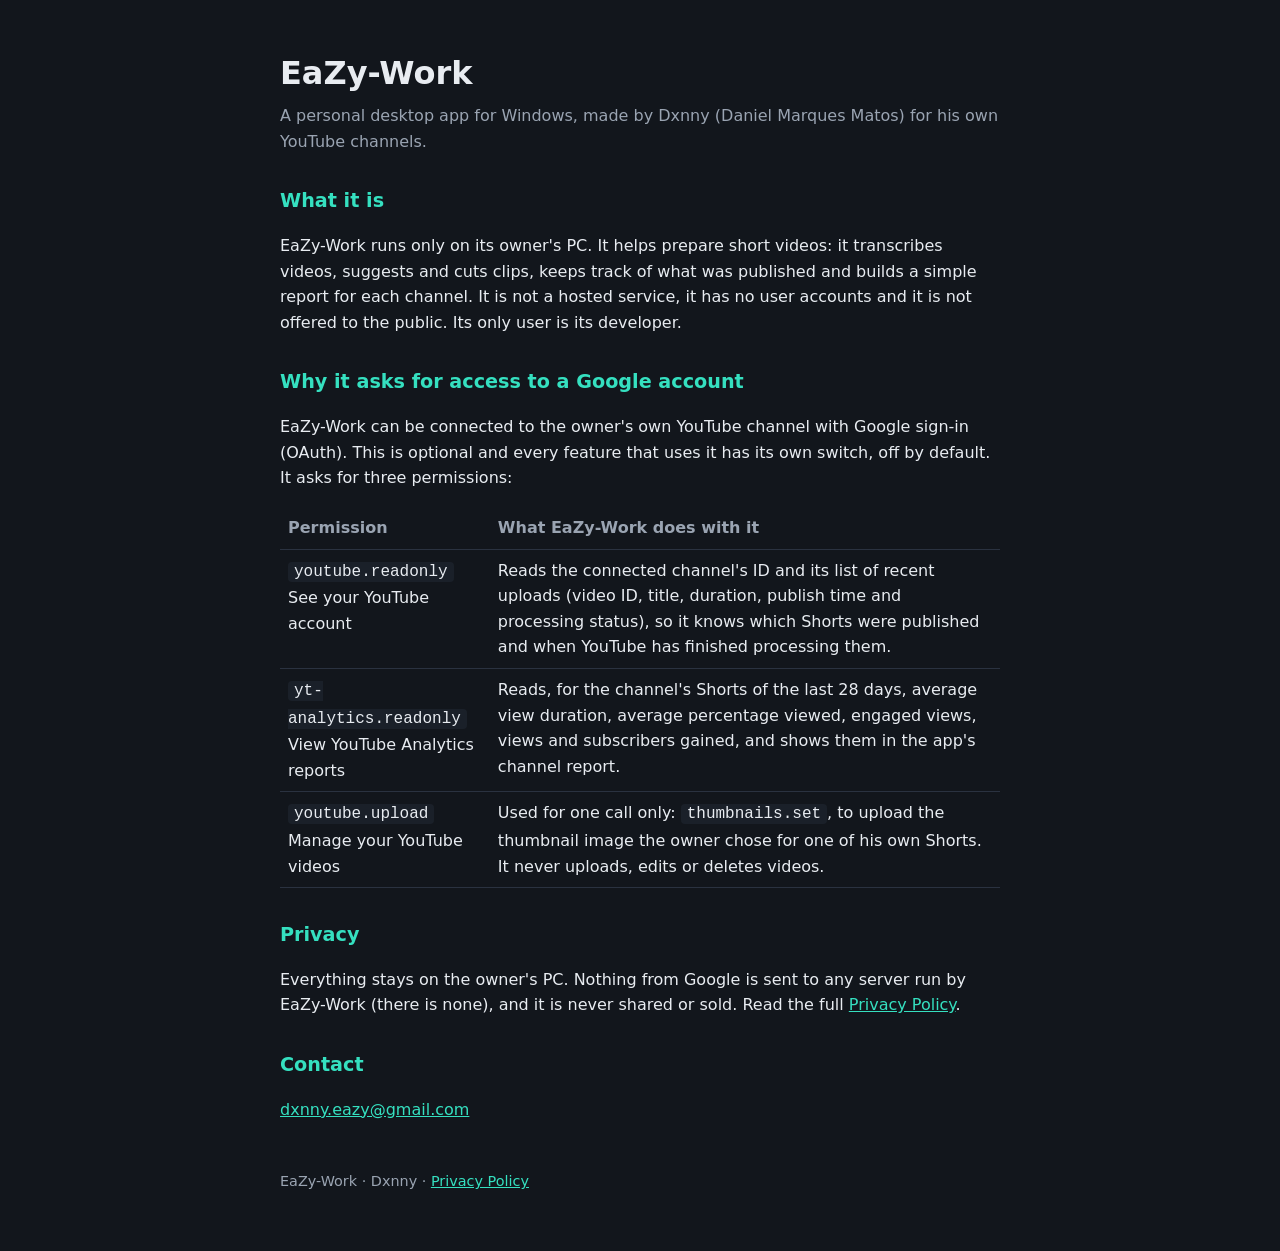
<file: index.html>
<!DOCTYPE html>
<html lang="en">
<head>
<meta charset="utf-8">
<meta name="viewport" content="width=device-width, initial-scale=1">
<title>EaZy-Work</title>
<meta name="description" content="EaZy-Work is a personal Windows desktop app by Dxnny for preparing and publishing short videos.">
<link rel="stylesheet" href="style.css">
</head>
<body>
<main>
<h1>EaZy-Work</h1>
<p class="lead">A personal desktop app for Windows, made by Dxnny (Daniel Marques Matos) for his own YouTube channels.</p>

<h2>What it is</h2>
<p>EaZy-Work runs only on its owner's PC. It helps prepare short videos: it transcribes videos, suggests and cuts clips, keeps track of what was published and builds a simple report for each channel. It is not a hosted service, it has no user accounts and it is not offered to the public. Its only user is its developer.</p>

<h2>Why it asks for access to a Google account</h2>
<p>EaZy-Work can be connected to the owner's own YouTube channel with Google sign-in (OAuth). This is optional and every feature that uses it has its own switch, off by default. It asks for three permissions:</p>
<table>
<tr><th>Permission</th><th>What EaZy-Work does with it</th></tr>
<tr><td><code>youtube.readonly</code><br>See your YouTube account</td><td>Reads the connected channel's ID and its list of recent uploads (video ID, title, duration, publish time and processing status), so it knows which Shorts were published and when YouTube has finished processing them.</td></tr>
<tr><td><code>yt-analytics.readonly</code><br>View YouTube Analytics reports</td><td>Reads, for the channel's Shorts of the last 28 days, average view duration, average percentage viewed, engaged views, views and subscribers gained, and shows them in the app's channel report.</td></tr>
<tr><td><code>youtube.upload</code><br>Manage your YouTube videos</td><td>Used for one call only: <code>thumbnails.set</code>, to upload the thumbnail image the owner chose for one of his own Shorts. It never uploads, edits or deletes videos.</td></tr>
</table>

<h2>Privacy</h2>
<p>Everything stays on the owner's PC. Nothing from Google is sent to any server run by EaZy-Work (there is none), and it is never shared or sold. Read the full <a href="privacy.html">Privacy Policy</a>.</p>

<h2>Contact</h2>
<p><a href="mailto:dxnny.eazy@gmail.com">dxnny.eazy@gmail.com</a></p>

<footer>EaZy-Work · Dxnny · <a href="privacy.html">Privacy Policy</a></footer>
</main>
</body>
</html>
</file>
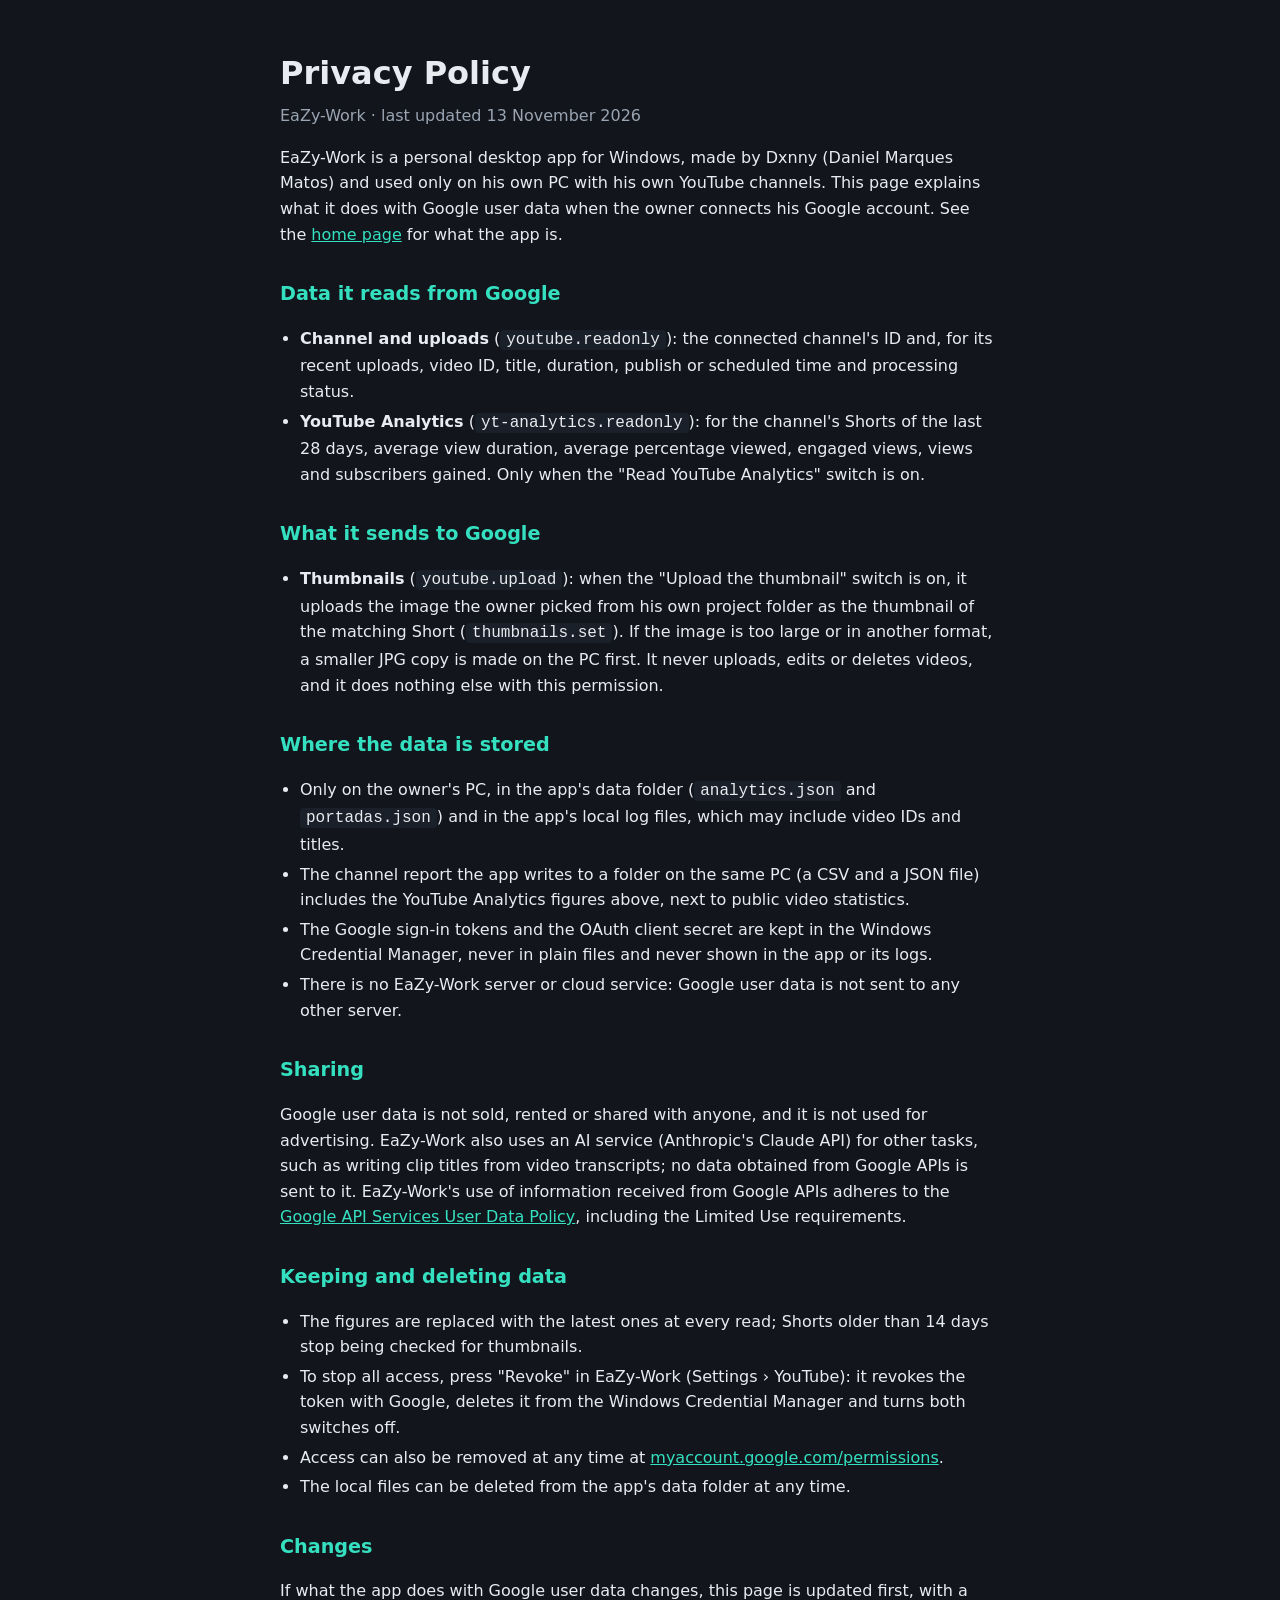
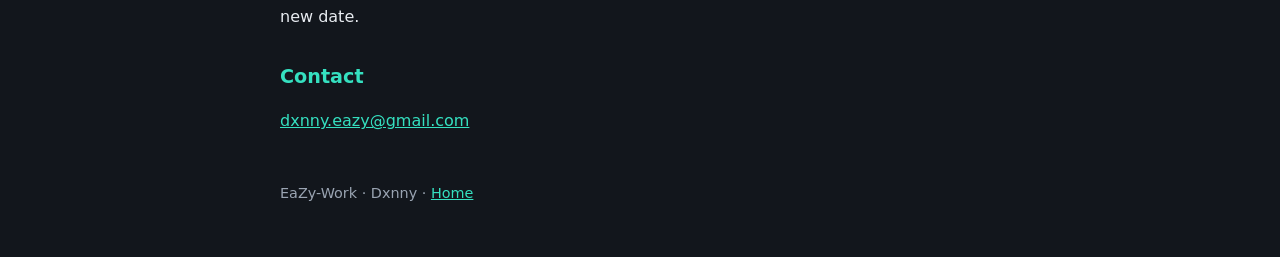
<file: privacy.html>
<!DOCTYPE html>
<html lang="en">
<head>
<meta charset="utf-8">
<meta name="viewport" content="width=device-width, initial-scale=1">
<title>Privacy Policy · EaZy-Work</title>
<link rel="stylesheet" href="style.css">
</head>
<body>
<main>
<h1>Privacy Policy</h1>
<p class="lead">EaZy-Work · last updated 13 November 2026</p>

<p>EaZy-Work is a personal desktop app for Windows, made by Dxnny (Daniel Marques Matos) and used only on his own PC with his own YouTube channels. This page explains what it does with Google user data when the owner connects his Google account. See the <a href="index.html">home page</a> for what the app is.</p>

<h2>Data it reads from Google</h2>
<ul>
<li><strong>Channel and uploads</strong> (<code>youtube.readonly</code>): the connected channel's ID and, for its recent uploads, video ID, title, duration, publish or scheduled time and processing status.</li>
<li><strong>YouTube Analytics</strong> (<code>yt-analytics.readonly</code>): for the channel's Shorts of the last 28 days, average view duration, average percentage viewed, engaged views, views and subscribers gained. Only when the "Read YouTube Analytics" switch is on.</li>
</ul>

<h2>What it sends to Google</h2>
<ul>
<li><strong>Thumbnails</strong> (<code>youtube.upload</code>): when the "Upload the thumbnail" switch is on, it uploads the image the owner picked from his own project folder as the thumbnail of the matching Short (<code>thumbnails.set</code>). If the image is too large or in another format, a smaller JPG copy is made on the PC first. It never uploads, edits or deletes videos, and it does nothing else with this permission.</li>
</ul>

<h2>Where the data is stored</h2>
<ul>
<li>Only on the owner's PC, in the app's data folder (<code>analytics.json</code> and <code>portadas.json</code>) and in the app's local log files, which may include video IDs and titles.</li>
<li>The channel report the app writes to a folder on the same PC (a CSV and a JSON file) includes the YouTube Analytics figures above, next to public video statistics.</li>
<li>The Google sign-in tokens and the OAuth client secret are kept in the Windows Credential Manager, never in plain files and never shown in the app or its logs.</li>
<li>There is no EaZy-Work server or cloud service: Google user data is not sent to any other server.</li>
</ul>

<h2>Sharing</h2>
<p>Google user data is not sold, rented or shared with anyone, and it is not used for advertising. EaZy-Work also uses an AI service (Anthropic's Claude API) for other tasks, such as writing clip titles from video transcripts; no data obtained from Google APIs is sent to it. EaZy-Work's use of information received from Google APIs adheres to the <a href="https://developers.google.com/terms/api-services-user-data-policy">Google API Services User Data Policy</a>, including the Limited Use requirements.</p>

<h2>Keeping and deleting data</h2>
<ul>
<li>The figures are replaced with the latest ones at every read; Shorts older than 14 days stop being checked for thumbnails.</li>
<li>To stop all access, press "Revoke" in EaZy-Work (Settings › YouTube): it revokes the token with Google, deletes it from the Windows Credential Manager and turns both switches off.</li>
<li>Access can also be removed at any time at <a href="https://myaccount.google.com/permissions">myaccount.google.com/permissions</a>.</li>
<li>The local files can be deleted from the app's data folder at any time.</li>
</ul>

<h2>Changes</h2>
<p>If what the app does with Google user data changes, this page is updated first, with a new date.</p>

<h2>Contact</h2>
<p><a href="mailto:dxnny.eazy@gmail.com">dxnny.eazy@gmail.com</a></p>

<footer>EaZy-Work · Dxnny · <a href="index.html">Home</a></footer>
</main>
</body>
</html>
</file>
<file: style.css>
:root{--bg:#12161C;--fg:#E8ECF1;--muted:#9AA4B2;--accent:#35E0C0;--card:#1A2029}
*{box-sizing:border-box}
body{margin:0;background:var(--bg);color:var(--fg);font:16px/1.6 system-ui,-apple-system,"Segoe UI",Roboto,sans-serif}
main{max-width:760px;margin:0 auto;padding:48px 20px 64px}
h1{font-size:2rem;margin:0 0 4px}h2{font-size:1.2rem;margin:32px 0 8px;color:var(--accent)}
p.lead{color:var(--muted);margin-top:0}
a{color:var(--accent)}code{background:var(--card);padding:1px 6px;border-radius:4px}
ul{padding-left:20px}li{margin:4px 0}
table{width:100%;border-collapse:collapse;margin:8px 0}th,td{text-align:left;padding:8px;border-bottom:1px solid #2A3240;vertical-align:top}
th{color:var(--muted);font-weight:600}
footer{margin-top:48px;color:var(--muted);font-size:.9rem}
</file>
